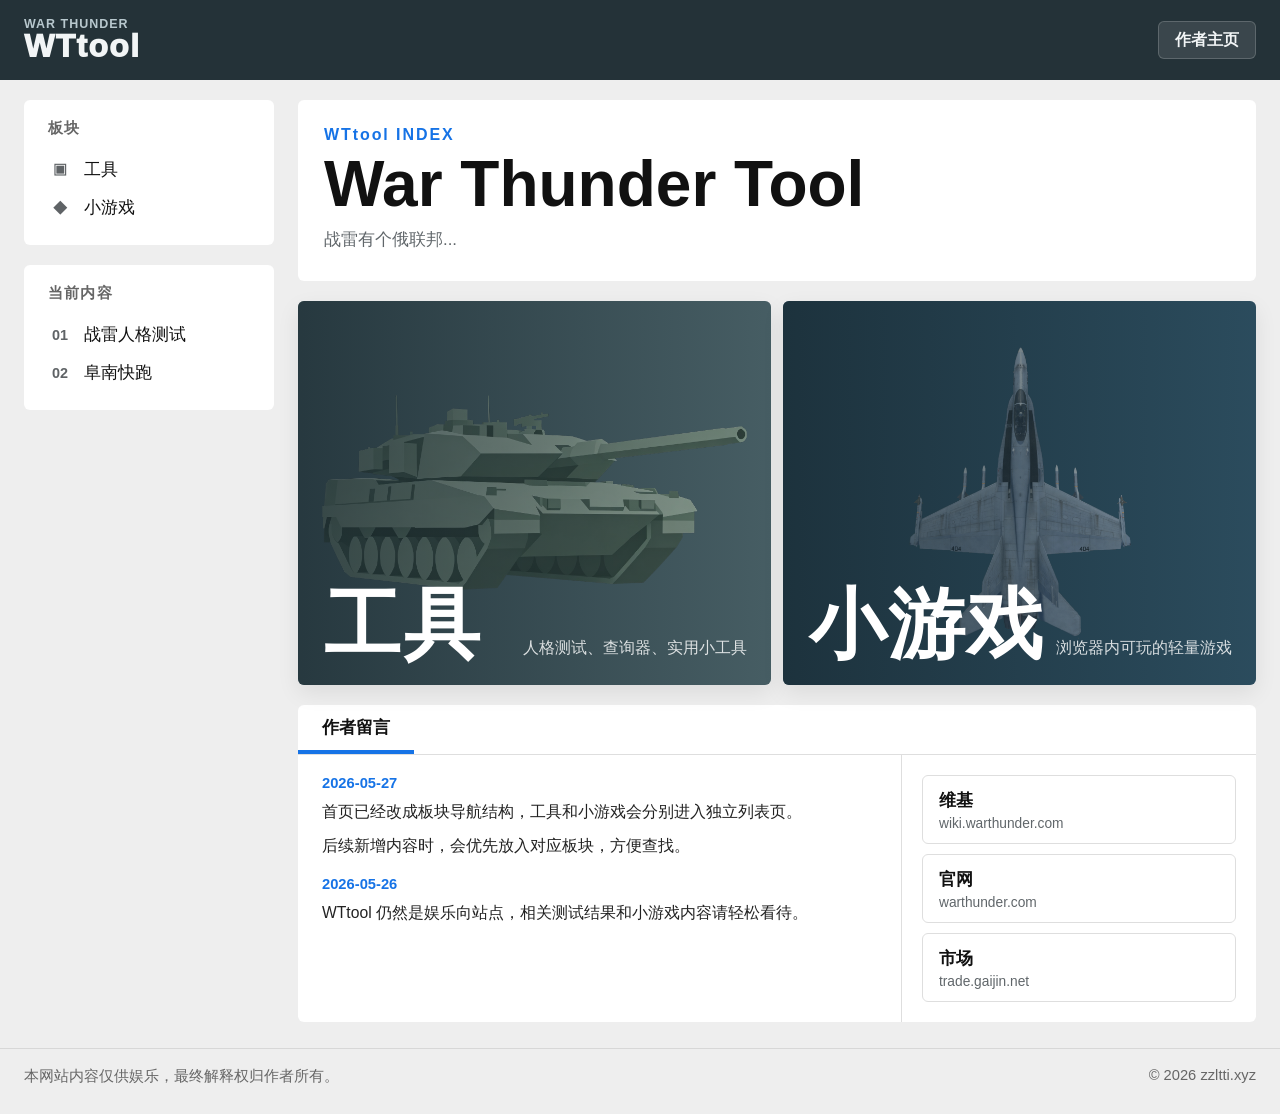
<file: index.html>
<!DOCTYPE html>
<html lang="zh-CN">
<head>
    <meta charset="UTF-8">
    <meta name="viewport" content="width=device-width, initial-scale=1.0">
    <title>WTtool | 首页</title>
    <meta name="description" content="WTtool 首页，进入工具板块或小游戏板块。">
    <link rel="stylesheet" href="home.css">
</head>
<body>
    <header class="topbar">
        <a class="brand" href="./" aria-label="WTtool 首页">
            <span class="brand-small">WAR THUNDER</span>
            <span class="brand-main">WTtool</span>
        </a>
        <a class="author-link" href="https://space.bilibili.com/3493136288450833" target="_blank" rel="noopener noreferrer">作者主页</a>
    </header>

    <div class="app-layout">
        <aside class="sidebar" aria-label="站点导航">
            <section class="side-card">
                <h2>板块</h2>
                <a href="tools/"><span class="side-icon">▣</span>工具</a>
                <a href="games/"><span class="side-icon">◆</span>小游戏</a>
            </section>
            <section class="side-card">
                <h2>当前内容</h2>
                <a href="tools/personality-test/"><span class="side-icon">01</span>战雷人格测试</a>
                <a href="games/funankuaipao-main/"><span class="side-icon">02</span>阜南快跑</a>
            </section>
        </aside>

        <main class="content">
            <section class="hero-panel">
                <p class="kicker">WTtool INDEX</p>
                <h1>War Thunder Tool</h1>
                <p>战雷有个俄联邦...</p>
            </section>

            <section class="category-row" aria-label="首页板块">
                <a class="category-tile tile-tools" href="tools/">
                    <img src="tools/personality-test/images/leopard2.png" alt="">
                    <span class="tile-title">工具</span>
                    <span class="tile-meta">人格测试、查询器、实用小工具</span>
                </a>
                <a class="category-tile tile-games" href="games/">
                    <img src="games/funankuaipao-main/assets/playerImg.png" alt="">
                    <span class="tile-title">小游戏</span>
                    <span class="tile-meta">浏览器内可玩的轻量游戏</span>
                </a>
            </section>

            <section class="info-board">
                <div class="tabs" aria-label="内容状态">
                    <span class="is-active">作者留言</span>
                </div>
                <div class="home-info-grid">
                    <div class="message-panel" aria-live="polite">
                        <div id="message-list" class="message-list">
                            <p class="message-loading">正在读取作者留言...</p>
                        </div>
                    </div>
                    <div class="official-panel" aria-label="战争雷霆官方入口">
                        <a href="https://wiki.warthunder.com/" target="_blank" rel="noopener noreferrer">
                            <span>维基</span>
                            <small>wiki.warthunder.com</small>
                        </a>
                        <a href="https://warthunder.com/" target="_blank" rel="noopener noreferrer">
                            <span>官网</span>
                            <small>warthunder.com</small>
                        </a>
                        <a href="https://trade.gaijin.net/" target="_blank" rel="noopener noreferrer">
                            <span>市场</span>
                            <small>trade.gaijin.net</small>
                        </a>
                    </div>
                </div>
            </section>
        </main>
    </div>

    <footer class="site-footer">
        <span>本网站内容仅供娱乐，最终解释权归作者所有。</span>
        <span>© 2026 zzltti.xyz</span>
    </footer>
    <script src="home.js"></script>
</body>
</html>
</file>
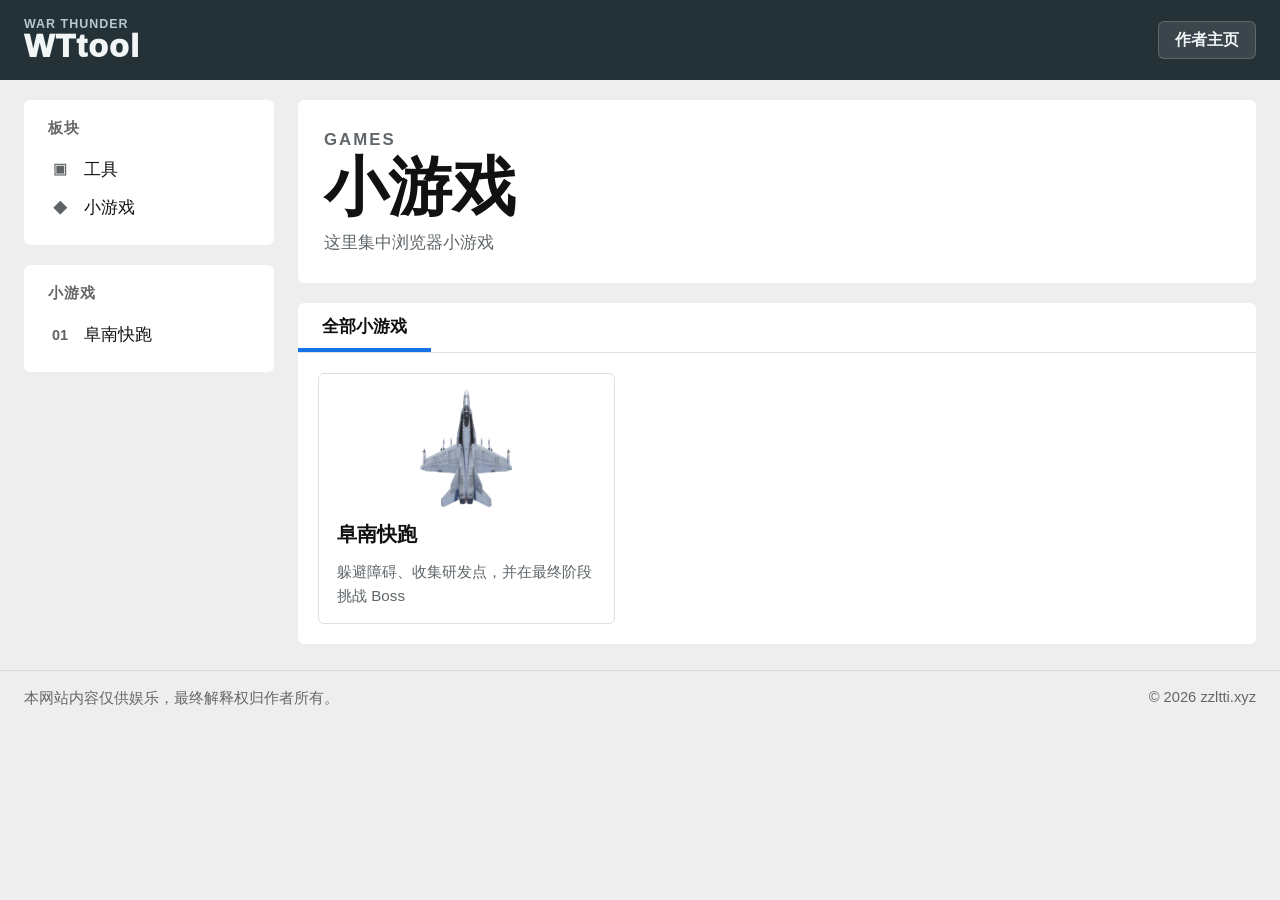
<file: games/index.html>
<!DOCTYPE html>
<html lang="zh-CN">
<head>
    <meta charset="UTF-8">
    <meta name="viewport" content="width=device-width, initial-scale=1.0">
    <title>WTtool | 小游戏</title>
    <meta name="description" content="WTtool 小游戏板块。">
    <link rel="stylesheet" href="../home.css">
</head>
<body>
    <header class="topbar">
        <a class="brand" href="../">
            <span class="brand-small">WAR THUNDER</span>
            <span class="brand-main">WTtool</span>
        </a>
        <a class="author-link" href="https://space.bilibili.com/3493136288450833" target="_blank" rel="noopener noreferrer">作者主页</a>
    </header>

    <div class="app-layout">
        <aside class="sidebar" aria-label="小游戏导航">
            <section class="side-card">
                <h2>板块</h2>
                <a href="../tools/"><span class="side-icon">▣</span>工具</a>
                <a href="./"><span class="side-icon">◆</span>小游戏</a>
            </section>
            <section class="side-card">
                <h2>小游戏</h2>
                <a href="funankuaipao-main/"><span class="side-icon">01</span>阜南快跑</a>
            </section>
        </aside>

        <main class="content">
            <section class="page-title">
                <p class="kicker">GAMES</p>
                <h1>小游戏</h1>
                <p>这里集中浏览器小游戏</p>
            </section>

            <section class="listing-panel" aria-label="小游戏列表">
                <div class="tabs">
                    <span class="is-active">全部小游戏</span>
                </div>
                <div class="entry-grid">
                    <a class="entry-card" href="funankuaipao-main/">
                        <img src="funankuaipao-main/assets/playerImg.png" alt="">
                        <h2>阜南快跑</h2>
                        <p>躲避障碍、收集研发点，并在最终阶段挑战 Boss</p>
                    </a>
                </div>
            </section>
        </main>
    </div>

    <footer class="site-footer">
        <span>本网站内容仅供娱乐，最终解释权归作者所有。</span>
        <span>© 2026 zzltti.xyz</span>
    </footer>
</body>
</html>
</file>
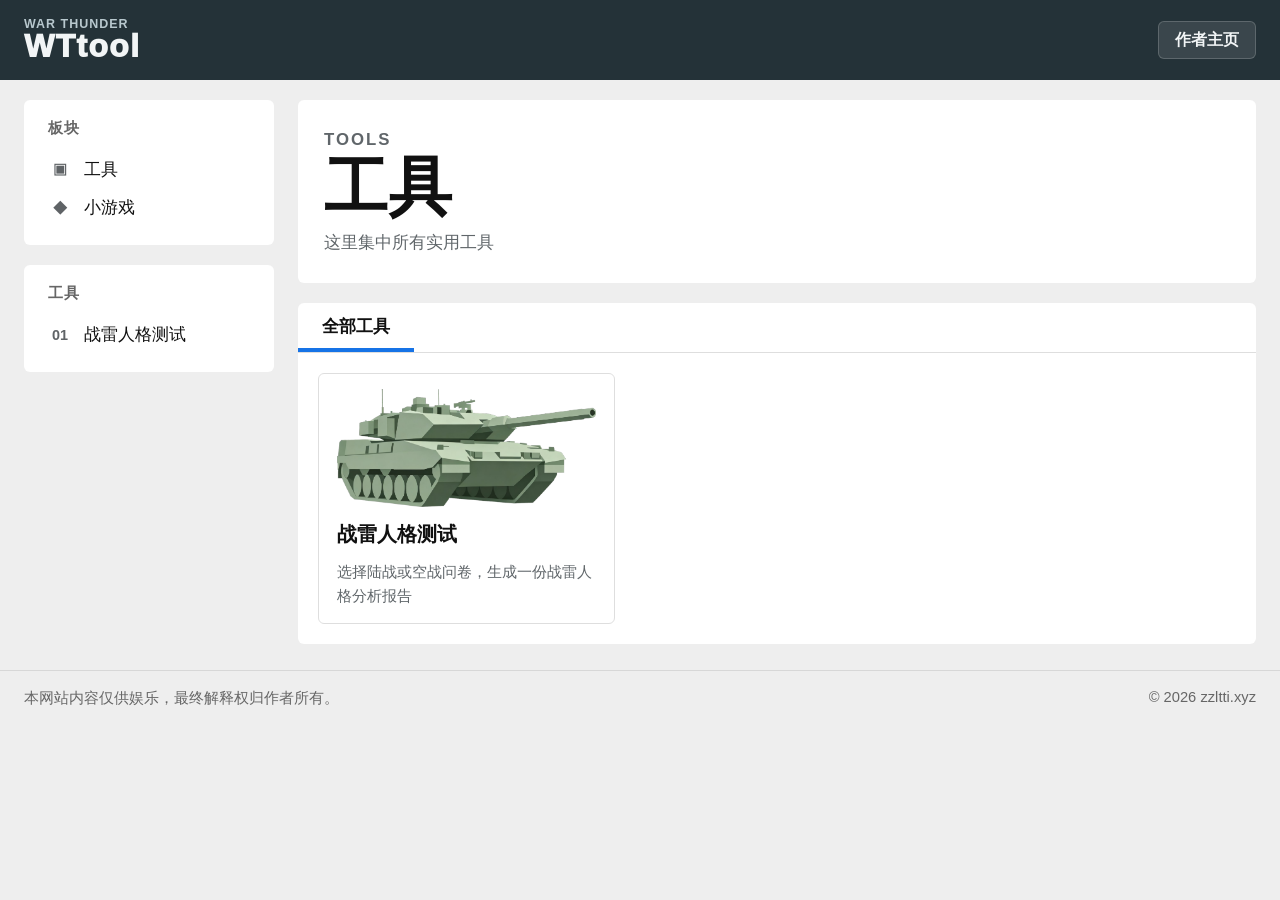
<file: tools/index.html>
<!DOCTYPE html>
<html lang="zh-CN">
<head>
    <meta charset="UTF-8">
    <meta name="viewport" content="width=device-width, initial-scale=1.0">
    <title>WTtool | 工具</title>
    <meta name="description" content="WTtool 工具板块。">
    <link rel="stylesheet" href="../home.css">
</head>
<body>
    <header class="topbar">
        <a class="brand" href="../">
            <span class="brand-small">WAR THUNDER</span>
            <span class="brand-main">WTtool</span>
        </a>
        <a class="author-link" href="https://space.bilibili.com/3493136288450833" target="_blank" rel="noopener noreferrer">作者主页</a>
    </header>

    <div class="app-layout">
        <aside class="sidebar" aria-label="工具导航">
            <section class="side-card">
                <h2>板块</h2>
                <a href="./"><span class="side-icon">▣</span>工具</a>
                <a href="../games/"><span class="side-icon">◆</span>小游戏</a>
            </section>
            <section class="side-card">
                <h2>工具</h2>
                <a href="personality-test/"><span class="side-icon">01</span>战雷人格测试</a>
            </section>
        </aside>

        <main class="content">
            <section class="page-title">
                <p class="kicker">TOOLS</p>
                <h1>工具</h1>
                <p>这里集中所有实用工具</p>
            </section>

            <section class="listing-panel" aria-label="工具列表">
                <div class="tabs">
                    <span class="is-active">全部工具</span>
                </div>
                <div class="entry-grid">
                    <a class="entry-card" href="personality-test/">
                        <img src="personality-test/images/leopard2.png" alt="">
                        <h2>战雷人格测试</h2>
                        <p>选择陆战或空战问卷，生成一份战雷人格分析报告</p>
                    </a>
                </div>
            </section>
        </main>
    </div>

    <footer class="site-footer">
        <span>本网站内容仅供娱乐，最终解释权归作者所有。</span>
        <span>© 2026 zzltti.xyz</span>
    </footer>
</body>
</html>
</file>
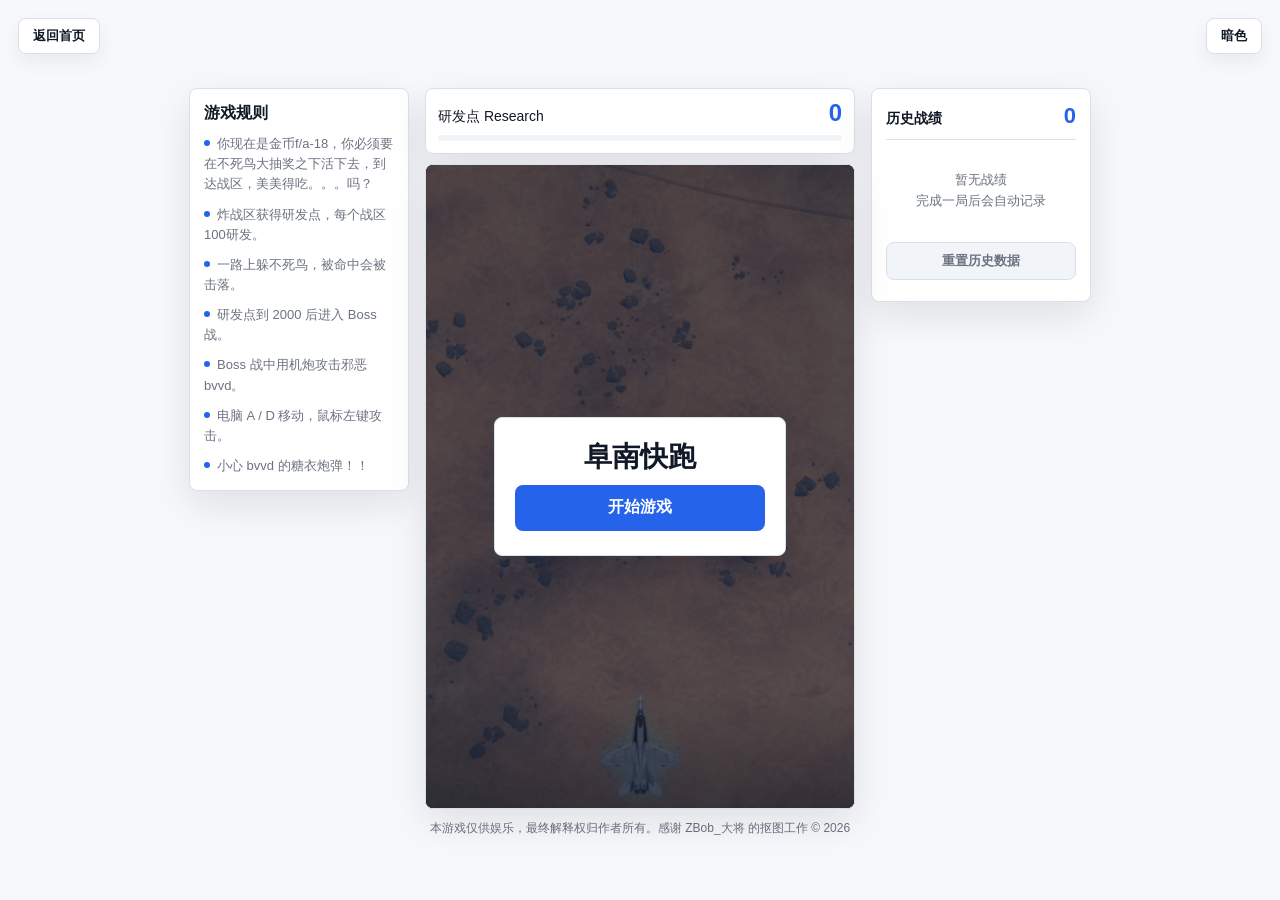
<file: games/funankuaipao-main/index.html>
<!DOCTYPE html>
<html lang="zh-CN">
<head>
    <meta charset="UTF-8">
    <meta name="viewport" content="width=device-width, initial-scale=1, maximum-scale=1, user-scalable=no">
    <title>阜南快跑</title>
    <link rel="stylesheet" href="styles.css">
</head>
<body>
    <main class="game-shell">
        <a class="home-link" href="../../">返回首页</a>
        <button id="themeToggle" class="theme-toggle" type="button" aria-label="切换暗色模式">暗色</button>
        <div class="play-area">
            <aside class="rules-panel" aria-label="游戏规则">
                <h2>游戏规则</h2>
                <ul>
                    <li>你现在是金币f/a-18，你必须要在不死鸟大抽奖之下活下去，到达战区，美美得吃。。。吗？</li>
                    <li>炸战区获得研发点，每个战区100研发。</li>
                    <li>一路上躲不死鸟，被命中会被击落。</li>
                    <li>研发点到 2000 后进入 Boss 战。</li>
                    <li>Boss 战中用机炮攻击邪恶 bvvd。</li>
                    <li>电脑 A / D 移动，鼠标左键攻击。</li>
                    <li>小心 bvvd 的糖衣炮弹！！</li>
                </ul>
            </aside>
            <section class="game-board" aria-label="阜南快跑">
                <div class="hud">
                    <div class="stat-bar">
                        <div class="stat-row">
                            <span>研发点 Research</span>
                            <strong><span id="score" class="score-value">0</span></strong>
                        </div>
                        <div class="meter" aria-hidden="true">
                            <div id="progressFill" class="meter-fill"></div>
                        </div>
                    </div>
                </div>
                <div class="game-container">
                    <canvas id="gameCanvas"></canvas>
                    <div class="mobile-controls" aria-label="手机移动控制">
                        <div class="move-controls">
                            <button id="leftBtn" class="control-btn" type="button" aria-label="向左移动">‹</button>
                            <button id="rightBtn" class="control-btn" type="button" aria-label="向右移动">›</button>
                        </div>
                        <button id="shootBtn" class="control-btn shoot-btn" type="button" aria-label="发射机炮">●</button>
                    </div>
                    <button id="restartBtn" class="restart-btn" type="button">重新开始</button>
                    <div id="startOverlay" class="start-overlay">
                        <div class="start-panel">
                            <h1>阜南快跑</h1>
                            <button id="startBtn" class="start-btn" type="button">开始游戏</button>
                        </div>
                    </div>
                </div>
            </section>

            <aside class="history-panel" aria-label="历史战绩">
                <div class="history-header">
                    <span>历史战绩</span>
                    <strong id="bestScore">0</strong>
                </div>
                <ol id="historyList" class="history-list"></ol>
                <button id="resetHistoryBtn" class="history-reset-btn" type="button">重置历史数据</button>
            </aside>
        </div>
        <footer class="game-footer">
            本游戏仅供娱乐，最终解释权归作者所有。感谢 ZBob_大将 的抠图工作 © 2026
        </footer>
    </main>

    <div class="preload-assets">
        <img id="playerImg" src="assets/playerImg.png" alt="角色">
        <img id="bgImg" src="assets/bgImg.png" alt="背景">
        <img id="obstacleImg" src="assets/obstacleImg.png" alt="不死鸟">
        <img id="buffImg" src="assets/buffImg.png" alt="战区">
        <img id="buffEatenImg" src="assets/buffEatenImg.png" alt="已炸战区">
        <img id="announcementImg" src="assets/摧毁基地1.png" alt="播报图">
        <img id="bossImg" src="assets/bvvd.png" alt="Boss">
        <img id="bullet500Img" src="assets/500.png" alt="500弹幕">
        <img id="bulletStarImg" src="assets/star.png" alt="星星弹幕">
    </div>

    <script src="game.js?v=boss-demo-5"></script>
</body>
</html>
</file>
<file: home.css>
:root {
    --page: #eeeeee;
    --topbar: #243238;
    --panel: #ffffff;
    --text: #111111;
    --muted: #60666a;
    --line: #dedede;
    --blue: #1673e6;
    --blue-dark: #0f56aa;
    --shadow: 0 8px 22px rgba(0, 0, 0, 0.08);
}

* {
    box-sizing: border-box;
}

html {
    min-height: 100%;
}

body {
    min-height: 100vh;
    margin: 0;
    background: var(--page);
    color: var(--text);
    font-family: Arial, "Microsoft YaHei", "PingFang SC", sans-serif;
}

a {
    color: inherit;
}

.topbar {
    position: sticky;
    top: 0;
    z-index: 20;
    height: 80px;
    display: flex;
    align-items: center;
    justify-content: space-between;
    gap: 24px;
    background: var(--topbar);
    padding: 0 max(24px, calc((100vw - 1494px) / 2 + 24px));
    color: #d9e2e6;
}

.brand {
    display: grid;
    color: #b8c8ce;
    text-decoration: none;
    line-height: 1;
}

.brand-small {
    font-size: 0.78rem;
    font-weight: 800;
    letter-spacing: 0.08em;
}

.brand-main {
    color: #f2f5f6;
    font-size: 2rem;
    font-weight: 950;
    letter-spacing: 0.04em;
}

.author-link {
    display: flex;
    align-items: center;
    justify-content: center;
    min-height: 38px;
    border-radius: 6px;
    background: rgba(255, 255, 255, 0.1);
    color: #f2f5f6;
    border: 1px solid rgba(255, 255, 255, 0.18);
    padding: 0 16px;
    font-size: 0.98rem;
    font-weight: 700;
    text-decoration: none;
}

.author-link:hover {
    background: rgba(255, 255, 255, 0.18);
}

.app-layout {
    width: min(100%, 1494px);
    margin: 0 auto;
    display: grid;
    grid-template-columns: 250px minmax(0, 1fr);
    gap: 24px;
    padding: 20px 24px 26px;
}

.sidebar {
    display: grid;
    align-content: start;
    gap: 20px;
}

.side-card {
    border-radius: 6px;
    background: var(--panel);
    padding: 18px 24px;
}

.side-card h2 {
    margin: 0 0 12px;
    color: #666;
    font-size: 0.95rem;
    font-weight: 900;
    letter-spacing: 0.08em;
    text-transform: uppercase;
}

.side-card a {
    min-height: 38px;
    display: flex;
    align-items: center;
    gap: 12px;
    color: #111;
    font-size: 1.04rem;
    text-decoration: none;
}

.side-card a:hover {
    color: var(--blue);
}

.side-icon {
    width: 24px;
    color: #5f6366;
    font-size: 0.9rem;
    font-weight: 800;
    text-align: center;
}

.content {
    min-width: 0;
}

.hero-panel {
    border-radius: 6px;
    background: var(--panel);
    padding: 26px;
    margin-bottom: 20px;
}

.kicker {
    margin: 0 0 8px;
    color: var(--blue);
    font-weight: 900;
    letter-spacing: 0.12em;
}

.hero-panel h1,
.page-title h1 {
    margin: 0 0 10px;
    font-size: clamp(2.2rem, 5vw, 4.4rem);
    line-height: 1;
}

.hero-panel p:last-child,
.page-title p {
    max-width: 720px;
    margin: 0;
    color: var(--muted);
    font-size: 1.05rem;
    line-height: 1.7;
}

.category-row {
    display: grid;
    grid-template-columns: repeat(2, minmax(0, 1fr));
    gap: 12px;
    margin-bottom: 20px;
}

.category-tile {
    position: relative;
    min-height: 384px;
    overflow: hidden;
    display: flex;
    align-items: flex-end;
    border-radius: 6px;
    background: #314853;
    color: #fff;
    text-decoration: none;
    box-shadow: var(--shadow);
}

.category-tile::after {
    content: "";
    position: absolute;
    inset: 0;
    background: linear-gradient(90deg, rgba(20, 35, 42, 0.7), rgba(20, 35, 42, 0.2));
}

.category-tile img {
    position: absolute;
    inset: 0;
    width: 100%;
    height: 100%;
    object-fit: contain;
    padding: 46px 24px;
    opacity: 0.72;
    transform: scale(1);
    transition: transform 240ms ease, opacity 240ms ease;
}

.category-tile:hover img {
    opacity: 0.9;
    transform: scale(1.045);
}

.tile-title {
    position: relative;
    z-index: 2;
    max-width: min-content;
    padding: 24px 26px;
    font-size: clamp(2.8rem, 6vw, 5.2rem);
    font-weight: 950;
    line-height: 0.95;
    letter-spacing: 0.02em;
    word-break: keep-all;
    white-space: nowrap;
}

.tile-meta {
    position: absolute;
    z-index: 2;
    right: 24px;
    bottom: 24px;
    max-width: 18em;
    color: rgba(255, 255, 255, 0.82);
    font-size: 0.98rem;
    line-height: 1.6;
}

.tile-tools {
    background: #536c72;
}

.tile-games {
    background: #31566a;
}

.info-board,
.listing-panel {
    border-radius: 6px;
    background: var(--panel);
    overflow: hidden;
}

.tabs {
    height: 50px;
    display: flex;
    align-items: center;
    border-bottom: 1px solid var(--line);
}

.tabs span {
    height: 100%;
    display: inline-flex;
    align-items: center;
    padding: 0 24px;
    font-size: 1.08rem;
}

.tabs .is-active {
    border-bottom: 4px solid var(--blue);
    font-weight: 700;
}

.quick-grid,
.entry-grid {
    display: grid;
    grid-template-columns: repeat(4, minmax(0, 1fr));
    gap: 14px;
    padding: 20px;
}

.quick-grid a,
.entry-card {
    min-height: 76px;
    display: flex;
    align-items: center;
    border: 1px solid var(--line);
    border-radius: 6px;
    background: #fff;
    color: #111;
    padding: 14px 18px;
    text-decoration: none;
}

.quick-grid a:hover,
.entry-card:hover {
    border-color: var(--blue);
    color: var(--blue);
}

.home-info-grid {
    display: grid;
    grid-template-columns: minmax(0, 1.45fr) minmax(280px, 0.85fr);
    gap: 0;
    min-height: 190px;
}

.message-panel {
    border-right: 1px solid var(--line);
    padding: 20px 24px;
}

.message-list {
    display: grid;
    gap: 16px;
}

.message-loading {
    margin: 0;
    color: var(--muted);
}

.message-group {
    display: grid;
    gap: 8px;
}

.message-group time {
    color: var(--blue);
    font-size: 0.92rem;
    font-weight: 800;
}

.message-group p {
    margin: 0;
    color: #222;
    font-size: 0.98rem;
    line-height: 1.7;
}

.official-panel {
    display: grid;
    align-content: start;
    gap: 10px;
    padding: 20px;
}

.official-panel a {
    min-height: 62px;
    display: grid;
    align-content: center;
    gap: 4px;
    border: 1px solid var(--line);
    border-radius: 6px;
    background: #fff;
    color: #111;
    padding: 12px 16px;
    text-decoration: none;
}

.official-panel a:hover {
    border-color: var(--blue);
    color: var(--blue);
}

.official-panel span {
    font-size: 1.08rem;
    font-weight: 800;
}

.official-panel small {
    color: var(--muted);
    font-size: 0.86rem;
}

.page-title {
    border-radius: 6px;
    background: var(--panel);
    margin-bottom: 20px;
    padding: 26px;
}

.entry-grid {
    grid-template-columns: repeat(3, minmax(0, 1fr));
}

.entry-card {
    min-height: 180px;
    align-items: stretch;
    flex-direction: column;
    gap: 12px;
}

.entry-card img {
    width: 100%;
    height: 120px;
    object-fit: contain;
}

.entry-card h2 {
    margin: 0;
    color: #111;
    font-size: 1.28rem;
}

.entry-card p {
    margin: 0;
    color: var(--muted);
    font-size: 0.95rem;
    line-height: 1.6;
}

.site-footer {
    width: min(100%, 1494px);
    margin: 0 auto;
    display: flex;
    justify-content: space-between;
    gap: 18px;
    border-top: 1px solid #d7d7d7;
    padding: 18px 24px 28px;
    color: #666;
    font-size: 0.92rem;
}

@media (max-width: 900px) {
    .topbar {
        height: auto;
        align-items: flex-start;
        flex-direction: column;
        padding: 14px 16px;
    }

    .app-layout {
        grid-template-columns: 1fr;
        padding: 14px;
    }

    .sidebar {
        grid-template-columns: repeat(2, minmax(0, 1fr));
        gap: 12px;
    }

    .category-row,
    .quick-grid,
    .entry-grid,
    .home-info-grid {
        grid-template-columns: 1fr;
    }

    .message-panel {
        border-right: 0;
        border-bottom: 1px solid var(--line);
    }

    .category-tile {
        min-height: 300px;
    }

    .tile-title {
        font-size: 2.6rem;
    }

    .tile-meta {
        left: 26px;
        right: 26px;
        bottom: 82px;
    }

    .site-footer {
        align-items: flex-start;
        flex-direction: column;
        padding-inline: 14px;
    }
}

@media (max-width: 560px) {
    .sidebar {
        grid-template-columns: 1fr;
    }

    .side-card {
        padding: 16px;
    }

    .hero-panel,
    .page-title {
        padding: 20px;
    }
}
</file>
<file: games/funankuaipao-main/styles.css>
:root {
    color-scheme: light;
    --bg: #f7f8fb;
    --surface: #ffffff;
    --surface-soft: #f1f4f8;
    --text: #111827;
    --muted: #6b7280;
    --line: #d9e0ea;
    --accent: #2563eb;
    --accent-strong: #1d4ed8;
    --success: #16a34a;
    --shadow: 0 14px 38px rgba(15, 23, 42, 0.1);
}

[data-theme="dark"] {
    color-scheme: dark;
    --bg: #0f172a;
    --surface: #172033;
    --surface-soft: #111827;
    --text: #f8fafc;
    --muted: #aab4c3;
    --line: #2b384d;
    --accent: #60a5fa;
    --accent-strong: #93c5fd;
    --success: #4ade80;
    --shadow: 0 14px 38px rgba(0, 0, 0, 0.28);
}

* {
    box-sizing: border-box;
}

html,
body {
    width: 100%;
    height: 100%;
}

body {
    margin: 0;
    overflow: hidden;
    background: var(--bg);
    color: var(--text);
    display: flex;
    justify-content: center;
    align-items: center;
    min-height: 100vh;
    min-height: 100svh;
    font-family: "Microsoft YaHei", "PingFang SC", Arial, sans-serif;
    touch-action: none;
    user-select: none;
}

button {
    font: inherit;
}

.game-shell {
    position: relative;
    width: min(100vw, 980px);
    height: min(100vh, 760px);
    height: min(100svh, 760px);
    padding: 18px;
    display: grid;
    place-items: center;
    gap: 10px;
}

.theme-toggle {
    position: fixed;
    top: 18px;
    right: 18px;
    height: 36px;
    padding: 0 14px;
    border: 1px solid var(--line);
    border-radius: 8px;
    background: var(--surface);
    color: var(--text);
    font-size: 13px;
    font-weight: 700;
    cursor: pointer;
    box-shadow: 0 8px 20px rgba(15, 23, 42, 0.06);
    z-index: 30;
}

.home-link {
    position: fixed;
    top: 18px;
    left: 18px;
    z-index: 30;
    display: inline-flex;
    align-items: center;
    justify-content: center;
    height: 36px;
    border: 1px solid var(--line);
    border-radius: 8px;
    background: var(--surface);
    color: var(--text);
    padding: 0 14px;
    font-size: 13px;
    font-weight: 800;
    text-decoration: none;
    box-shadow: 0 8px 20px rgba(15, 23, 42, 0.06);
}

.home-link:hover {
    border-color: var(--accent);
}

.play-area {
    width: min(100%, 940px);
    display: grid;
    grid-template-columns: minmax(170px, 220px) minmax(280px, 430px) minmax(176px, 220px);
    align-items: start;
    justify-content: center;
    gap: 16px;
}

.game-board {
    display: grid;
    gap: 10px;
    min-width: 0;
}

.game-container {
    position: relative;
    width: min(100%, 430px);
    aspect-ratio: 2 / 3;
    max-height: calc(100svh - 112px);
    border: 1px solid var(--line);
    border-radius: 8px;
    overflow: hidden;
    background: #0f172a;
    box-shadow: var(--shadow);
}

canvas {
    width: 100%;
    height: 100%;
    display: block;
    background: #0f172a;
    touch-action: none;
}

.hud {
    min-width: 0;
}

.stat-bar,
.rules-panel,
.history-panel {
    border: 1px solid var(--line);
    background: var(--surface);
    box-shadow: var(--shadow);
}

.rules-panel {
    padding: 14px;
    border-radius: 8px;
}

.rules-panel h2 {
    margin: 0 0 12px;
    color: var(--text);
    font-size: 16px;
    line-height: 1.2;
}

.rules-panel ul {
    display: grid;
    gap: 10px;
    margin: 0;
    padding: 0;
    list-style: none;
}

.rules-panel li {
    color: var(--muted);
    font-size: 13px;
    line-height: 1.55;
}

.rules-panel li::before {
    content: "";
    display: inline-block;
    width: 6px;
    height: 6px;
    margin-right: 7px;
    border-radius: 999px;
    background: var(--accent);
    vertical-align: 2px;
}

.stat-bar {
    min-width: 0;
    padding: 12px;
    border-radius: 8px;
}

.stat-row {
    display: flex;
    align-items: baseline;
    justify-content: space-between;
    gap: 12px;
    color: var(--text);
    font-size: 14px;
    line-height: 1;
}

.score-value {
    color: var(--accent);
    font-size: 24px;
    font-weight: 800;
    font-variant-numeric: tabular-nums;
}

.meter {
    height: 6px;
    margin-top: 10px;
    border-radius: 999px;
    background: var(--surface-soft);
    overflow: hidden;
}

.meter-fill {
    width: 0%;
    height: 100%;
    border-radius: inherit;
    background: var(--accent);
    transition: width 160ms ease;
}

.history-panel {
    min-height: 214px;
    max-height: min(620px, calc(100svh - 36px));
    padding: 14px;
    border-radius: 8px;
    overflow: hidden;
}

.history-header {
    display: flex;
    align-items: baseline;
    justify-content: space-between;
    gap: 10px;
    padding-bottom: 10px;
    border-bottom: 1px solid var(--line);
    font-size: 14px;
    font-weight: 800;
}

.history-header strong {
    color: var(--accent);
    font-size: 22px;
    font-variant-numeric: tabular-nums;
}

.history-list {
    display: grid;
    gap: 8px;
    max-height: 470px;
    margin: 12px 0 0;
    padding: 0;
    list-style: none;
    overflow: auto;
}

.history-item {
    display: grid;
    grid-template-columns: auto 1fr;
    gap: 3px 8px;
    padding: 9px 10px;
    border: 1px solid var(--line);
    border-radius: 8px;
    background: var(--surface-soft);
}

.history-rank {
    grid-row: span 2;
    color: var(--muted);
    font-size: 12px;
    font-weight: 800;
}

.history-score {
    color: var(--accent);
    font-size: 18px;
    font-weight: 800;
    font-variant-numeric: tabular-nums;
}

.history-meta {
    color: var(--muted);
    font-size: 11px;
}

.history-empty {
    padding: 18px 6px;
    color: var(--muted);
    font-size: 13px;
    line-height: 1.6;
    text-align: center;
}

.history-reset-btn {
    width: 100%;
    height: 38px;
    margin-top: 12px;
    border: 1px solid var(--line);
    border-radius: 8px;
    background: var(--surface-soft);
    color: var(--muted);
    font-size: 13px;
    font-weight: 700;
    cursor: pointer;
}

.history-reset-btn:hover {
    color: var(--text);
    border-color: var(--accent);
}

.start-overlay {
    position: absolute;
    inset: 0;
    display: grid;
    place-items: center;
    padding: 28px;
    background: rgba(15, 23, 42, 0.48);
    z-index: 20;
}

.start-panel {
    width: min(100%, 292px);
    padding: 24px 20px;
    border: 1px solid var(--line);
    border-radius: 8px;
    background: var(--surface);
    color: var(--text);
    text-align: center;
    box-shadow: var(--shadow);
}

.start-panel h1 {
    margin: 0 0 12px;
    color: var(--text);
    font-size: 28px;
    line-height: 1.1;
    letter-spacing: 0;
}

.start-btn {
    width: 100%;
    height: 46px;
    border: 0;
    border-radius: 8px;
    background: var(--accent);
    color: #ffffff;
    font-size: 16px;
    font-weight: 800;
    cursor: pointer;
}

.start-btn:hover {
    background: var(--accent-strong);
}

.start-overlay.is-hidden {
    display: none;
}

.mobile-controls {
    position: absolute;
    left: 0;
    right: 0;
    bottom: max(56px, env(safe-area-inset-bottom));
    display: none;
    justify-content: space-between;
    align-items: center;
    padding: 0 18px;
    pointer-events: none;
    z-index: 12;
}

.move-controls {
    display: flex;
    gap: 10px;
    pointer-events: auto;
}

.control-btn {
    width: 74px;
    height: 74px;
    border: 1px solid var(--line);
    border-radius: 8px;
    background: rgba(255, 255, 255, 0.86);
    color: #111827;
    font-size: 34px;
    font-weight: 800;
    line-height: 1;
    box-shadow: 0 12px 28px rgba(15, 23, 42, 0.16);
    pointer-events: auto;
    touch-action: none;
    -webkit-tap-highlight-color: transparent;
}

[data-theme="dark"] .control-btn {
    background: rgba(23, 32, 51, 0.88);
    color: var(--text);
}

.control-btn:active {
    background: var(--accent);
    color: #ffffff;
    border-color: var(--accent);
}

.shoot-btn {
    width: 66px;
    height: 66px;
    font-size: 24px;
    pointer-events: auto;
}

.restart-btn {
    position: absolute;
    left: 50%;
    bottom: max(24px, env(safe-area-inset-bottom));
    display: none;
    transform: translateX(-50%);
    height: 42px;
    padding: 0 18px;
    border: 0;
    border-radius: 8px;
    background: var(--accent);
    color: #ffffff;
    font-size: 14px;
    font-weight: 800;
    z-index: 24;
}

.restart-btn.is-visible {
    display: none;
}

.preload-assets {
    display: none;
}

.game-footer {
    color: var(--muted);
    font-size: 12px;
    line-height: 1.5;
    text-align: center;
}

@media (max-width: 700px) {
    body {
        overflow: auto;
        align-items: start;
    }

    .game-shell {
        width: 100%;
        height: auto;
        min-height: 100svh;
        padding: 56px 10px 10px;
        align-content: start;
    }

    .play-area {
        grid-template-columns: minmax(0, 430px);
        gap: 10px;
    }

    .game-container {
        width: 100%;
        max-height: none;
    }

    .rules-panel {
        order: -1;
    }

    .history-panel {
        min-height: 120px;
        max-height: 180px;
    }

    .history-list {
        max-height: 82px;
    }

    .mobile-controls {
        display: flex;
    }

    .restart-btn.is-visible {
        display: block;
    }
}

@media (max-width: 460px) {
    .game-shell {
        padding: 52px 0 0;
    }

    .game-footer {
        padding: 8px 12px 10px;
        font-size: 11px;
    }

    .theme-toggle {
        top: max(8px, env(safe-area-inset-top));
        right: max(8px, env(safe-area-inset-right));
    }

    .home-link {
        top: max(8px, env(safe-area-inset-top));
        left: max(8px, env(safe-area-inset-left));
    }

    .play-area {
        width: 100%;
        gap: 0;
    }

    .game-board {
        gap: 0;
    }

    .hud {
        padding: max(8px, env(safe-area-inset-top)) 8px 8px;
        background: var(--bg);
    }

    .stat-bar {
        box-shadow: none;
    }

    .game-container {
        width: 100vw;
        height: calc(100svh - 116px);
        border-radius: 0;
        border-left: 0;
        border-right: 0;
    }

    .history-panel {
        display: none;
    }

    .rules-panel {
        display: none;
    }
}
</file>
